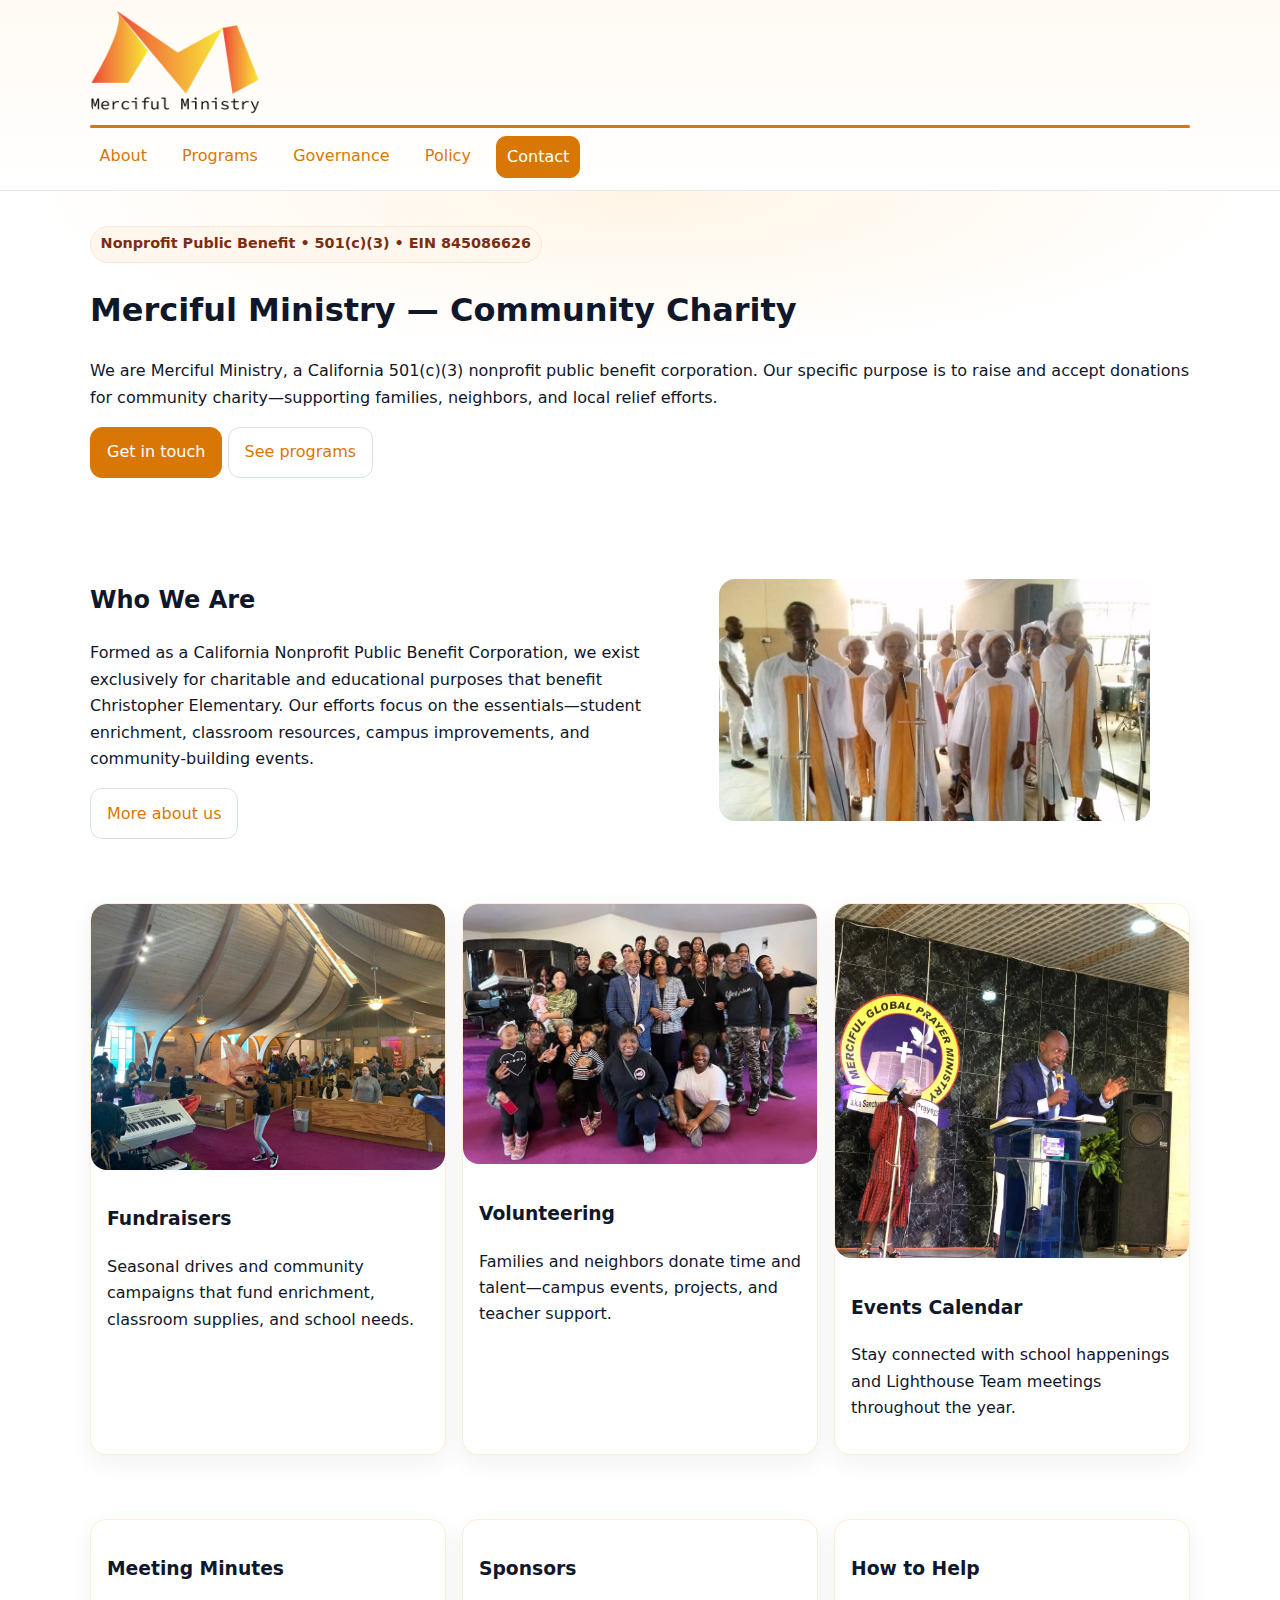
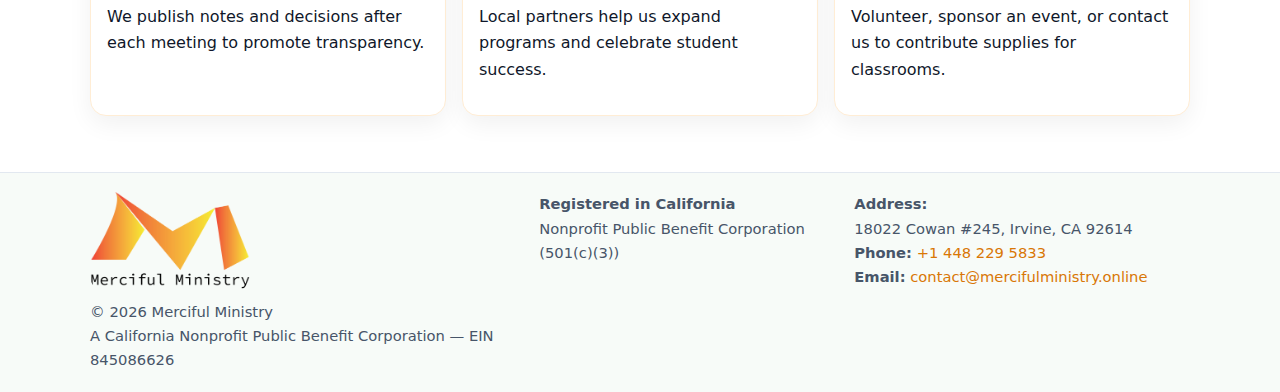
<file: index.html>
<!doctype html><html lang="en"><head>
<meta charset="utf-8"/><meta name="viewport" content="width=device-width,initial-scale=1"/>
<title>Home — Merciful Ministry Merciful Ministry</title>
<link rel="stylesheet" href="assets/styles.css"/><link rel="icon" href="images/logo.png">
<meta name="description" content="Merciful Ministry — a California Nonprofit Public Benefit Corporation (501(c)(3)). EIN 845086626.">
</head><body><header class="header">
  <div class="container nav">
    <a class="brand" href="index.html"><img src="images/logo.png" alt="Merciful Ministry logo"></a>
    <button class="menu-toggle" aria-label="Toggle navigation" aria-expanded="false">☰</button>
    <nav class="links" aria-label="Main">
      <a href="about.html">About</a>
      <a href="programs.html">Programs</a>
      <a href="governance.html">Governance</a>
	  <a href="policy.html">Policy</a>
      <a href="contact.html" class="btn btn-primary">Contact</a>
    </nav>
  </div>
</header>

<main>
  <section class="hero"><div class="container inner">
    <span class="badge">Nonprofit Public Benefit • 501(c)(3) • EIN 845086626</span>
    <h1>Merciful Ministry — Community Charity</h1>
    <p>We are Merciful Ministry, a California 501(c)(3) nonprofit public benefit corporation. Our specific purpose is to raise and accept donations for community charity—supporting families, neighbors, and local relief efforts.</p>
    <p><a class="btn btn-primary" href="contact.html">Get in touch</a> <a class="btn" href="programs.html">See programs</a></p>
  </div></section>

  <section class="section container split">
    <div>
      <h2>Who We Are</h2>
      <p>Formed as a California Nonprofit Public Benefit Corporation, we exist exclusively for charitable and educational purposes that benefit Christopher Elementary. Our efforts focus on the essentials—student enrichment, classroom resources, campus improvements, and community‑building events.</p>
      <a href="about.html" class="btn">More about us</a>
    </div>
    <figure><img src="images/hero.jpg" alt="Students, families, and staff"></figure>
  </section>

  <section class="section container grid-3">
    <article class="card"><img src="images/fundraisers.jpg" alt="Fundraisers"><div class="card-body">
      <h3>Fundraisers</h3><p>Seasonal drives and community campaigns that fund enrichment, classroom supplies, and school needs.</p></div></article>
    <article class="card"><img src="images/volunteer.jpg" alt="Volunteering"><div class="card-body">
      <h3>Volunteering</h3><p>Families and neighbors donate time and talent—campus events, projects, and teacher support.</p></div></article>
    <article class="card"><img src="images/calendar.jpg" alt="Events calendar"><div class="card-body">
      <h3>Events Calendar</h3><p>Stay connected with school happenings and Lighthouse Team meetings throughout the year.</p></div></article>
  </section>

  <section class="section container grid-3">
    <div class="card"><div class="card-body"><h3>Meeting Minutes</h3><p>We publish notes and decisions after each meeting to promote transparency.</p></div></div>
    <div class="card"><div class="card-body"><h3>Sponsors</h3><p>Local partners help us expand programs and celebrate student success.</p></div></div>
    <div class="card"><div class="card-body"><h3>How to Help</h3><p>Volunteer, sponsor an event, or contact us to contribute supplies for classrooms.</p></div></div>
  </section>
</main>

<footer class="footer">
  <div class="container grid">
    <div>
      <img src="images/logo.png" alt="" style="width:160px;height:auto;margin-bottom:.5rem;">
      <div class="small">© <span id="year"></span> Merciful Ministry</div>
      <div class="small">A California Nonprofit Public Benefit Corporation — EIN 845086626</div>
    </div>
    <div>
      <div class="small"><strong>Registered in California</strong><br>Nonprofit Public Benefit Corporation (501(c)(3))</div>
    </div>
    <div>
      <div class="small">
        <strong>Address:</strong><br>18022 Cowan #245, Irvine, CA 92614<br>
        <strong>Phone:</strong> <a href="tel:+1 448 229 5833">+1 448 229 5833</a><br>
		<strong>Email:</strong> <a href="mailto:contact@mercifulministry.online">contact@mercifulministry.online</a><br>
      </div>
    </div>
  </div>
</footer>

<script>
  const b=document.querySelector('.menu-toggle'),l=document.querySelector('.links');
  if(b&&l){b.addEventListener('click',()=>{const o=l.style.display==='flex';l.style.display=o?'none':'flex';b.setAttribute('aria-expanded',o?'false':'true');});}
  const y=document.getElementById('year'); if(y) y.textContent=new Date().getFullYear();
</script>
</body></html>
</file>
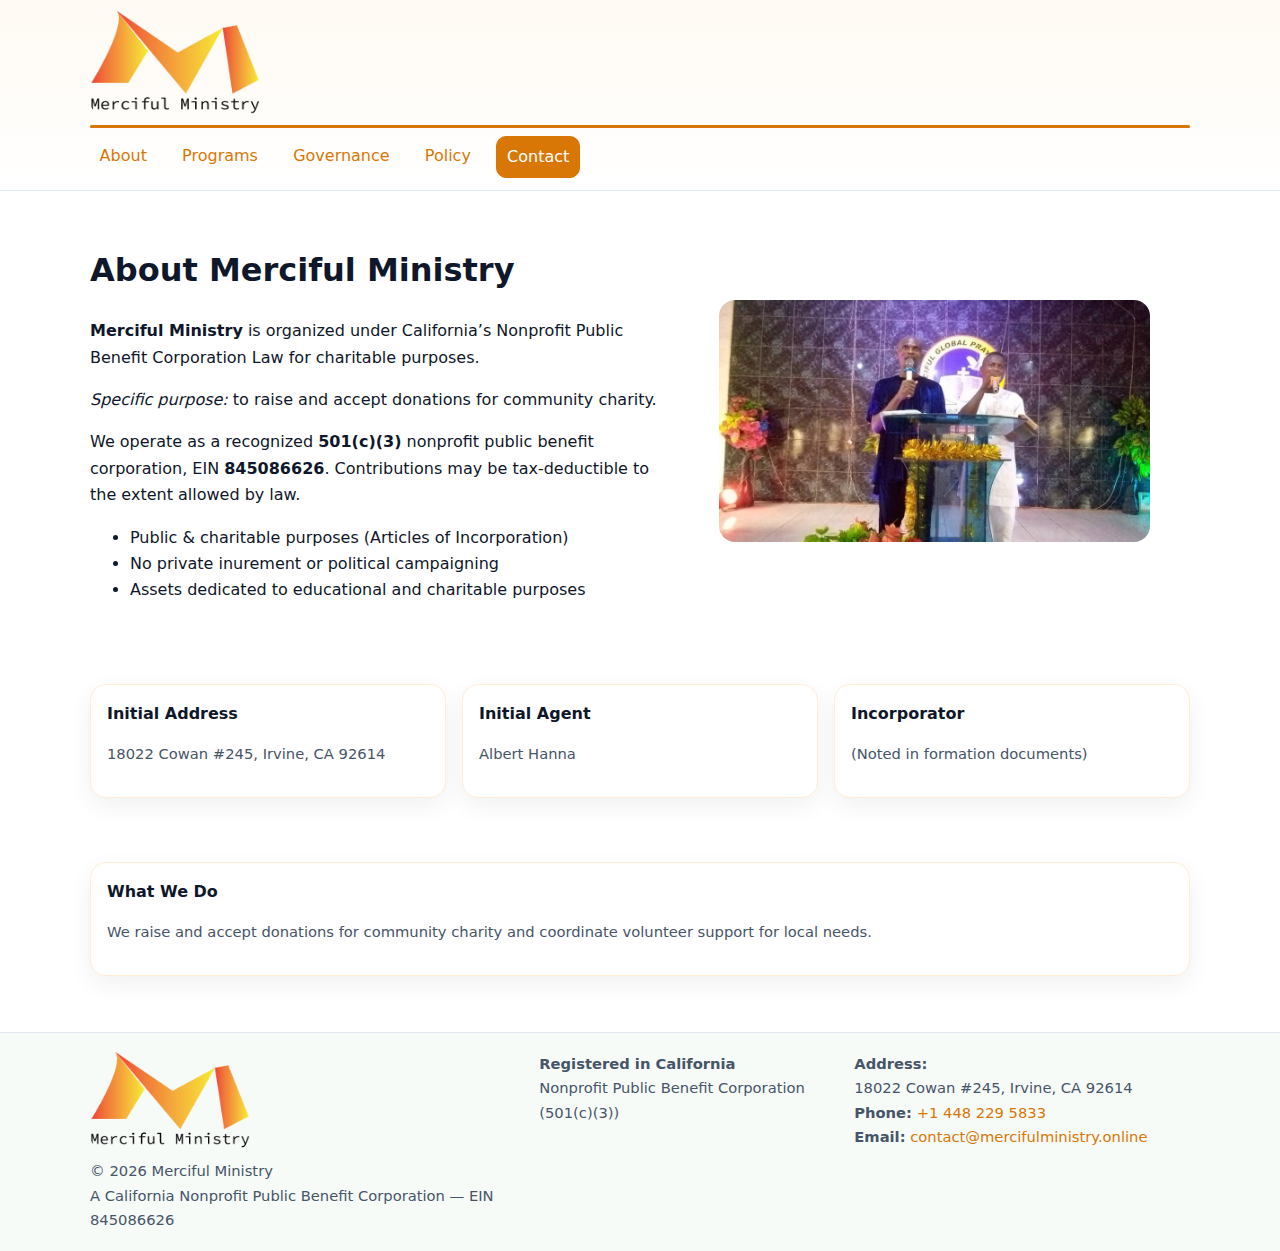
<file: about.html>
<!doctype html><html lang="en"><head>
<meta charset="utf-8"/><meta name="viewport" content="width=device-width,initial-scale=1"/>
<title>About — Merciful Ministry Merciful Ministry</title>
<link rel="stylesheet" href="assets/styles.css"/><link rel="icon" href="images/logo.png">
</head><body><header class="header">
  <div class="container nav">
    <a class="brand" href="index.html"><img src="images/logo.png" alt="Merciful Ministry logo"></a>
    <button class="menu-toggle" aria-label="Toggle navigation" aria-expanded="false">☰</button>
    <nav class="links" aria-label="Main">
      <a href="about.html" class="active">About</a>
      <a href="programs.html">Programs</a>
      <a href="governance.html">Governance</a>
	  <a href="policy.html">Policy</a>
      <a href="contact.html" class="btn btn-primary">Contact</a>
    </nav>
  </div>
</header>

<main class="section container split">
  <div>
    <h1>About Merciful Ministry</h1>
    <p><strong>Merciful Ministry</strong> is organized under California’s Nonprofit Public Benefit Corporation Law for charitable purposes.</p>
    <p><em>Specific purpose:</em> to raise and accept donations for community charity.</p>
    <p>We operate as a recognized <strong>501(c)(3)</strong> nonprofit public benefit corporation, EIN <strong>845086626</strong>. Contributions may be tax‑deductible to the extent allowed by law.</p>
    <ul class="checklist">
      <li>Public & charitable purposes (Articles of Incorporation)</li>
      <li>No private inurement or political campaigning</li>
      <li>Assets dedicated to educational and charitable purposes</li>
    </ul>
  </div>
  <figure><img src="images/about.jpg" alt="Parents and staff working together"></figure>
</main>

<section class="section container grid-3">
  <div class="card"><div class="card-body">
    <strong>Initial Address</strong>
    <p class="small">18022 Cowan #245, Irvine, CA 92614</p>
  </div></div>
  <div class="card"><div class="card-body">
    <strong>Initial Agent</strong>
    <p class="small">Albert Hanna</p>
  </div></div>
  <div class="card"><div class="card-body">
    <strong>Incorporator</strong>
    <p class="small">(Noted in formation documents)</p>
  </div></div>
</section>

<section class="section container">
  <div class="card"><div class="card-body">
    <strong>What We Do</strong>
    <p class="small">We raise and accept donations for community charity and coordinate volunteer support for local needs.</p>
  </div></div>
</section>

<footer class="footer">
  <div class="container grid">
    <div>
      <img src="images/logo.png" alt="" style="width:160px;height:auto;margin-bottom:.5rem;">
      <div class="small">© <span id="year"></span> Merciful Ministry</div>
      <div class="small">A California Nonprofit Public Benefit Corporation — EIN 845086626</div>
    </div>
    <div>
      <div class="small"><strong>Registered in California</strong><br>Nonprofit Public Benefit Corporation (501(c)(3))</div>
    </div>
    <div>
      <div class="small">
        <strong>Address:</strong><br>18022 Cowan #245, Irvine, CA 92614<br>
        <strong>Phone:</strong> <a href="tel:+1 448 229 5833">+1 448 229 5833</a><br>
		<strong>Email:</strong> <a href="mailto:contact@mercifulministry.online">contact@mercifulministry.online</a><br>
      </div>
    </div>
  </div>
</footer>

<script>
  const b=document.querySelector('.menu-toggle'),l=document.querySelector('.links');
  if(b&&l){b.addEventListener('click',()=>{const o=l.style.display==='flex';l.style.display=o?'none':'flex';b.setAttribute('aria-expanded',o?'false':'true');});}
  const y=document.getElementById('year'); if(y) y.textContent=new Date().getFullYear();
</script>
</body></html>
</file>
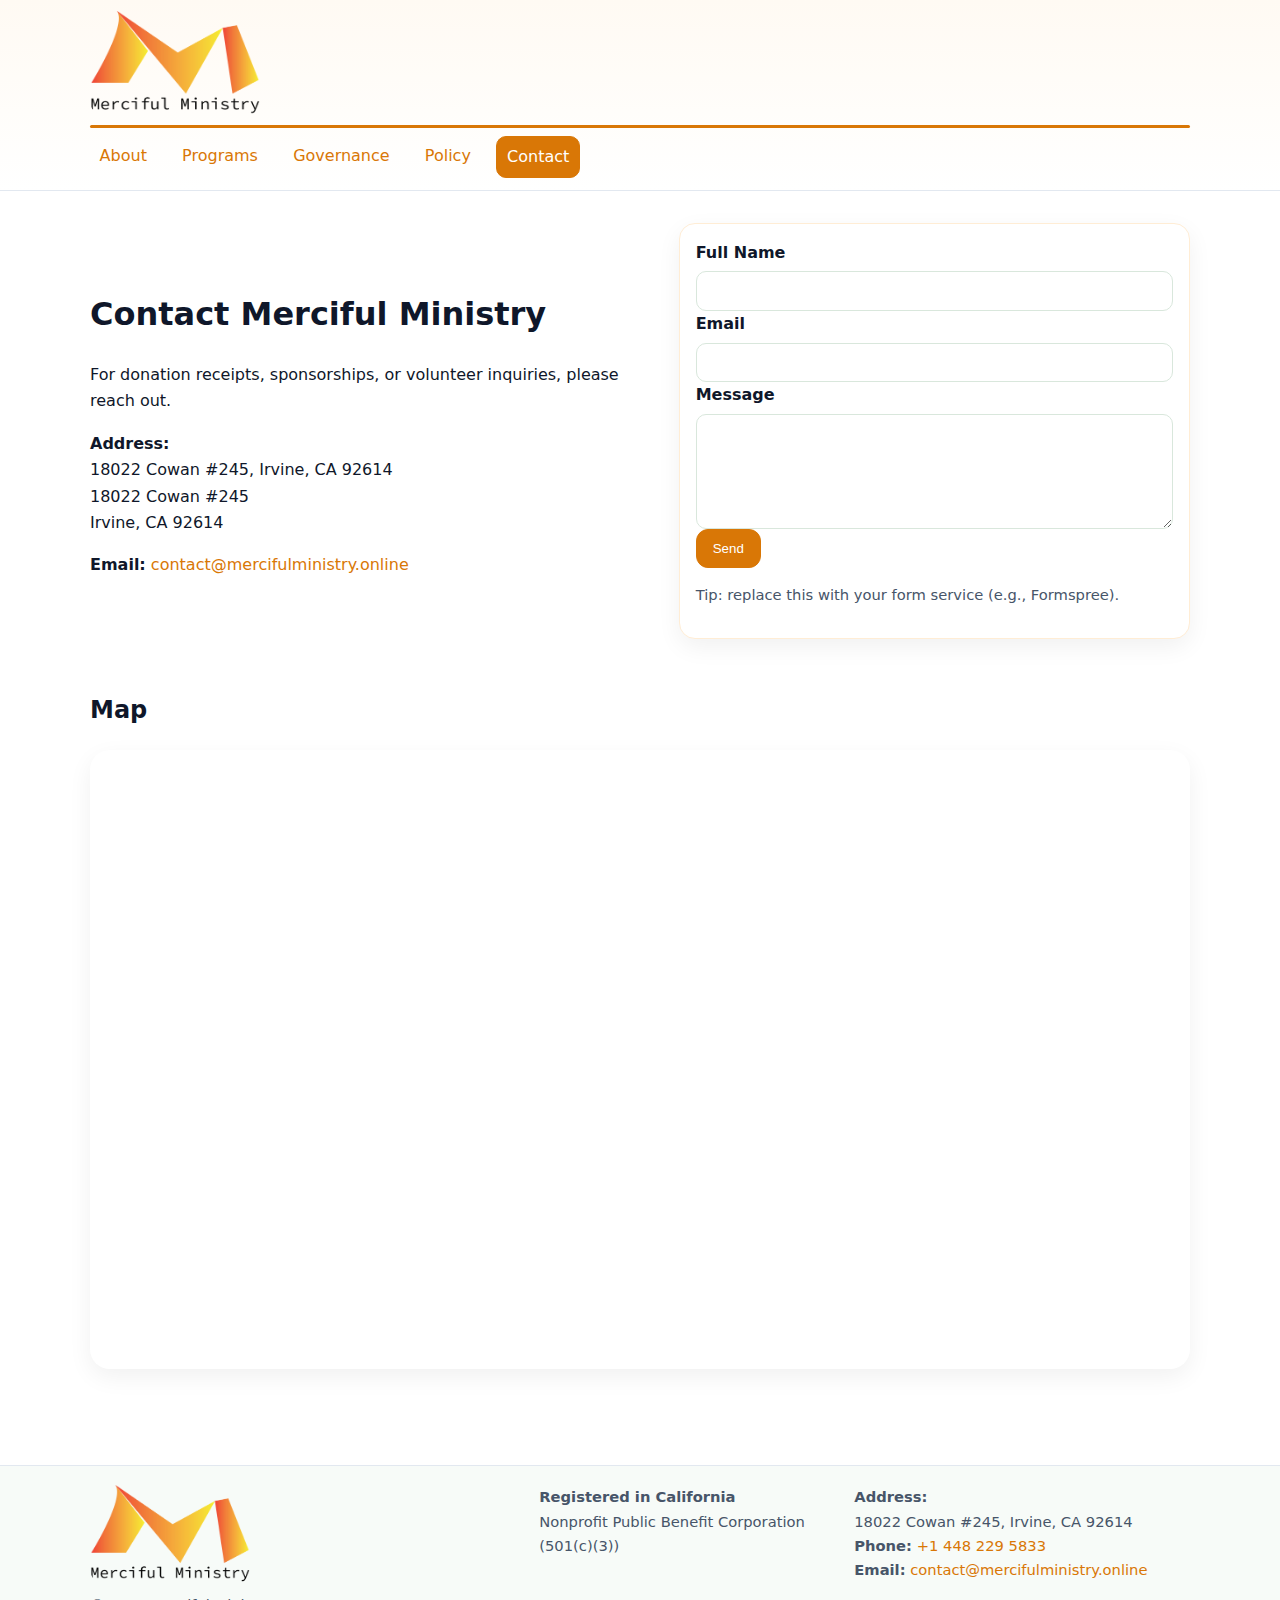
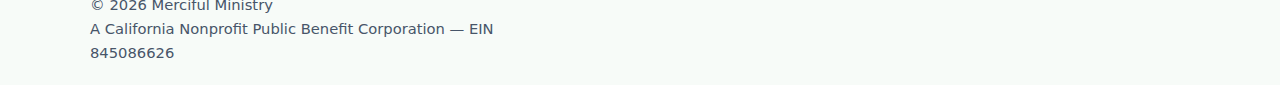
<file: contact.html>
<!doctype html><html lang="en"><head>
<meta charset="utf-8"/><meta name="viewport" content="width=device-width,initial-scale=1"/>
<title>Contact — Merciful Ministry Merciful Ministry</title>
<link rel="stylesheet" href="assets/styles.css"/><link rel="icon" href="images/logo.png">
</head><body><header class="header">
  <div class="container nav">
    <a class="brand" href="index.html"><img src="images/logo.png" alt="Merciful Ministry logo"></a>
    <button class="menu-toggle" aria-label="Toggle navigation" aria-expanded="false">☰</button>
    <nav class="links" aria-label="Main">
      <a href="about.html">About</a>
      <a href="programs.html">Programs</a>
      <a href="governance.html">Governance</a>
	  <a href="policy.html">Policy</a>
      <a href="contact.html" class="btn btn-primary">Contact</a>
    </nav>
  </div>
</header>

<main class="section container">
  <div class="split">
    <div>
      <h1>Contact Merciful Ministry</h1>
      <p>For donation receipts, sponsorships, or volunteer inquiries, please reach out.</p>
      <p><strong>Address:</strong><br>18022 Cowan #245, Irvine, CA 92614<br>18022 Cowan #245<br>Irvine, CA 92614</p>
      <p><strong>Email:</strong> <a href="mailto:contact@mercifulministry.online">contact@mercifulministry.online</a></p>
    </div>
    <form class="form card" onsubmit="event.preventDefault(); alert('Form endpoint not configured. Replace with your service.');">
      <div class="card-body">
        <label><span>Full Name</span><input type="text" name="name" required></label>
        <label><span>Email</span><input type="email" name="email" required></label>
        <label><span>Message</span><textarea name="message" rows="6" required></textarea></label>
        <button class="btn btn-primary" type="submit">Send</button>
        <p class="small">Tip: replace this with your form service (e.g., Formspree).</p>
      </div>
    </form>
  </div>

  <section class="section">
    <h2>Map</h2>
    <div class="map-embed">
      <iframe title="Merciful Ministry — Map" loading="lazy" referrerpolicy="no-referrer-when-downgrade"
        src="https://www.google.com/maps?q=18022%20Cowan%20%23245%2C%20Irvine%2C%20CA%2092614&output=embed"></iframe>
    </div>
  </section>
</main>

<footer class="footer">
  <div class="container grid">
    <div>
      <img src="images/logo.png" alt="" style="width:160px;height:auto;margin-bottom:.5rem;">
      <div class="small">© <span id="year"></span> Merciful Ministry</div>
      <div class="small">A California Nonprofit Public Benefit Corporation — EIN 845086626</div>
    </div>
    <div>
      <div class="small"><strong>Registered in California</strong><br>Nonprofit Public Benefit Corporation (501(c)(3))</div>
    </div>
    <div>
      <div class="small">
        <strong>Address:</strong><br>18022 Cowan #245, Irvine, CA 92614<br>
        <strong>Phone:</strong> <a href="tel:+1 448 229 5833">+1 448 229 5833</a><br>
		<strong>Email:</strong> <a href="mailto:contact@mercifulministry.online">contact@mercifulministry.online</a><br>
      </div>
    </div>
  </div>
</footer>

<script>
  const b=document.querySelector('.menu-toggle'),l=document.querySelector('.links');
  if(b&&l){b.addEventListener('click',()=>{const o=l.style.display==='flex';l.style.display=o?'none':'flex';b.setAttribute('aria-expanded',o?'false':'true');});}
  const y=document.getElementById('year'); if(y) y.textContent=new Date().getFullYear();
</script>
</body></html>
</file>
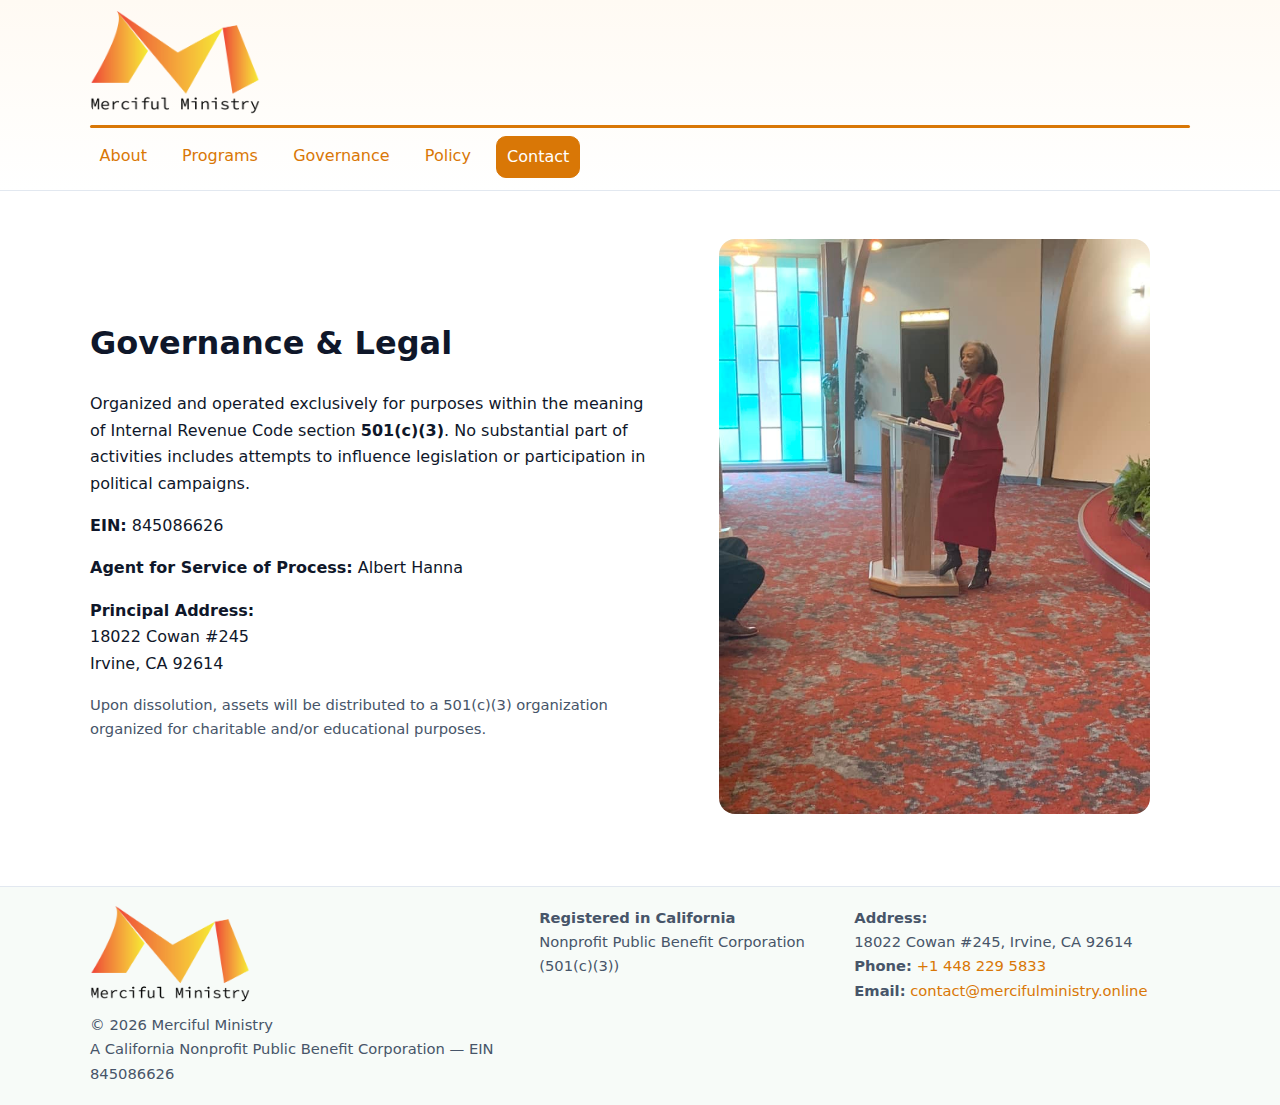
<file: governance.html>
<!doctype html><html lang="en"><head>
<meta charset="utf-8"/><meta name="viewport" content="width=device-width,initial-scale=1"/>
<title>Governance — Merciful Ministry Merciful Ministry</title>
<link rel="stylesheet" href="assets/styles.css"/><link rel="icon" href="images/logo.png">
</head><body><header class="header">
  <div class="container nav">
    <a class="brand" href="index.html"><img src="images/logo.png" alt="Merciful Ministry logo"></a>
    <button class="menu-toggle" aria-label="Toggle navigation" aria-expanded="false">☰</button>
    <nav class="links" aria-label="Main">
      <a href="about.html">About</a>
      <a href="programs.html">Programs</a>
      <a href="governance.html" class="active">Governance</a>
	  <a href="policy.html">Policy</a>
      <a href="contact.html" class="btn btn-primary">Contact</a>
    </nav>
  </div>
</header>

<main class="section container split">
  <div>
    <h1>Governance & Legal</h1>
    <p>Organized and operated exclusively for purposes within the meaning of Internal Revenue Code section <strong>501(c)(3)</strong>. No substantial part of activities includes attempts to influence legislation or participation in political campaigns.</p>
    <p><strong>EIN:</strong> 845086626</p>
    <p><strong>Agent for Service of Process:</strong> Albert Hanna</p>
    <p><strong>Principal Address:</strong><br>18022 Cowan #245<br>Irvine, CA 92614</p>
    <p class="small">Upon dissolution, assets will be distributed to a 501(c)(3) organization organized for charitable and/or educational purposes.</p>
  </div>
  <figure><img src="images/sponsors.jpg" alt="Documents and compliance"></figure>
</main>

<footer class="footer">
  <div class="container grid">
    <div>
      <img src="images/logo.png" alt="" style="width:160px;height:auto;margin-bottom:.5rem;">
      <div class="small">© <span id="year"></span> Merciful Ministry</div>
      <div class="small">A California Nonprofit Public Benefit Corporation — EIN 845086626</div>
    </div>
    <div>
      <div class="small"><strong>Registered in California</strong><br>Nonprofit Public Benefit Corporation (501(c)(3))</div>
    </div>
    <div>
      <div class="small">
        <strong>Address:</strong><br>18022 Cowan #245, Irvine, CA 92614<br>
        <strong>Phone:</strong> <a href="tel:+1 448 229 5833">+1 448 229 5833</a><br>
		<strong>Email:</strong> <a href="mailto:contact@mercifulministry.online">contact@mercifulministry.online</a><br>
      </div>
    </div>
  </div>
</footer>

<script>
  const b=document.querySelector('.menu-toggle'),l=document.querySelector('.links');
  if(b&&l){b.addEventListener('click',()=>{const o=l.style.display==='flex';l.style.display=o?'none':'flex';b.setAttribute('aria-expanded',o?'false':'true');});}
  const y=document.getElementById('year'); if(y) y.textContent=new Date().getFullYear();
</script>
</body></html>
</file>
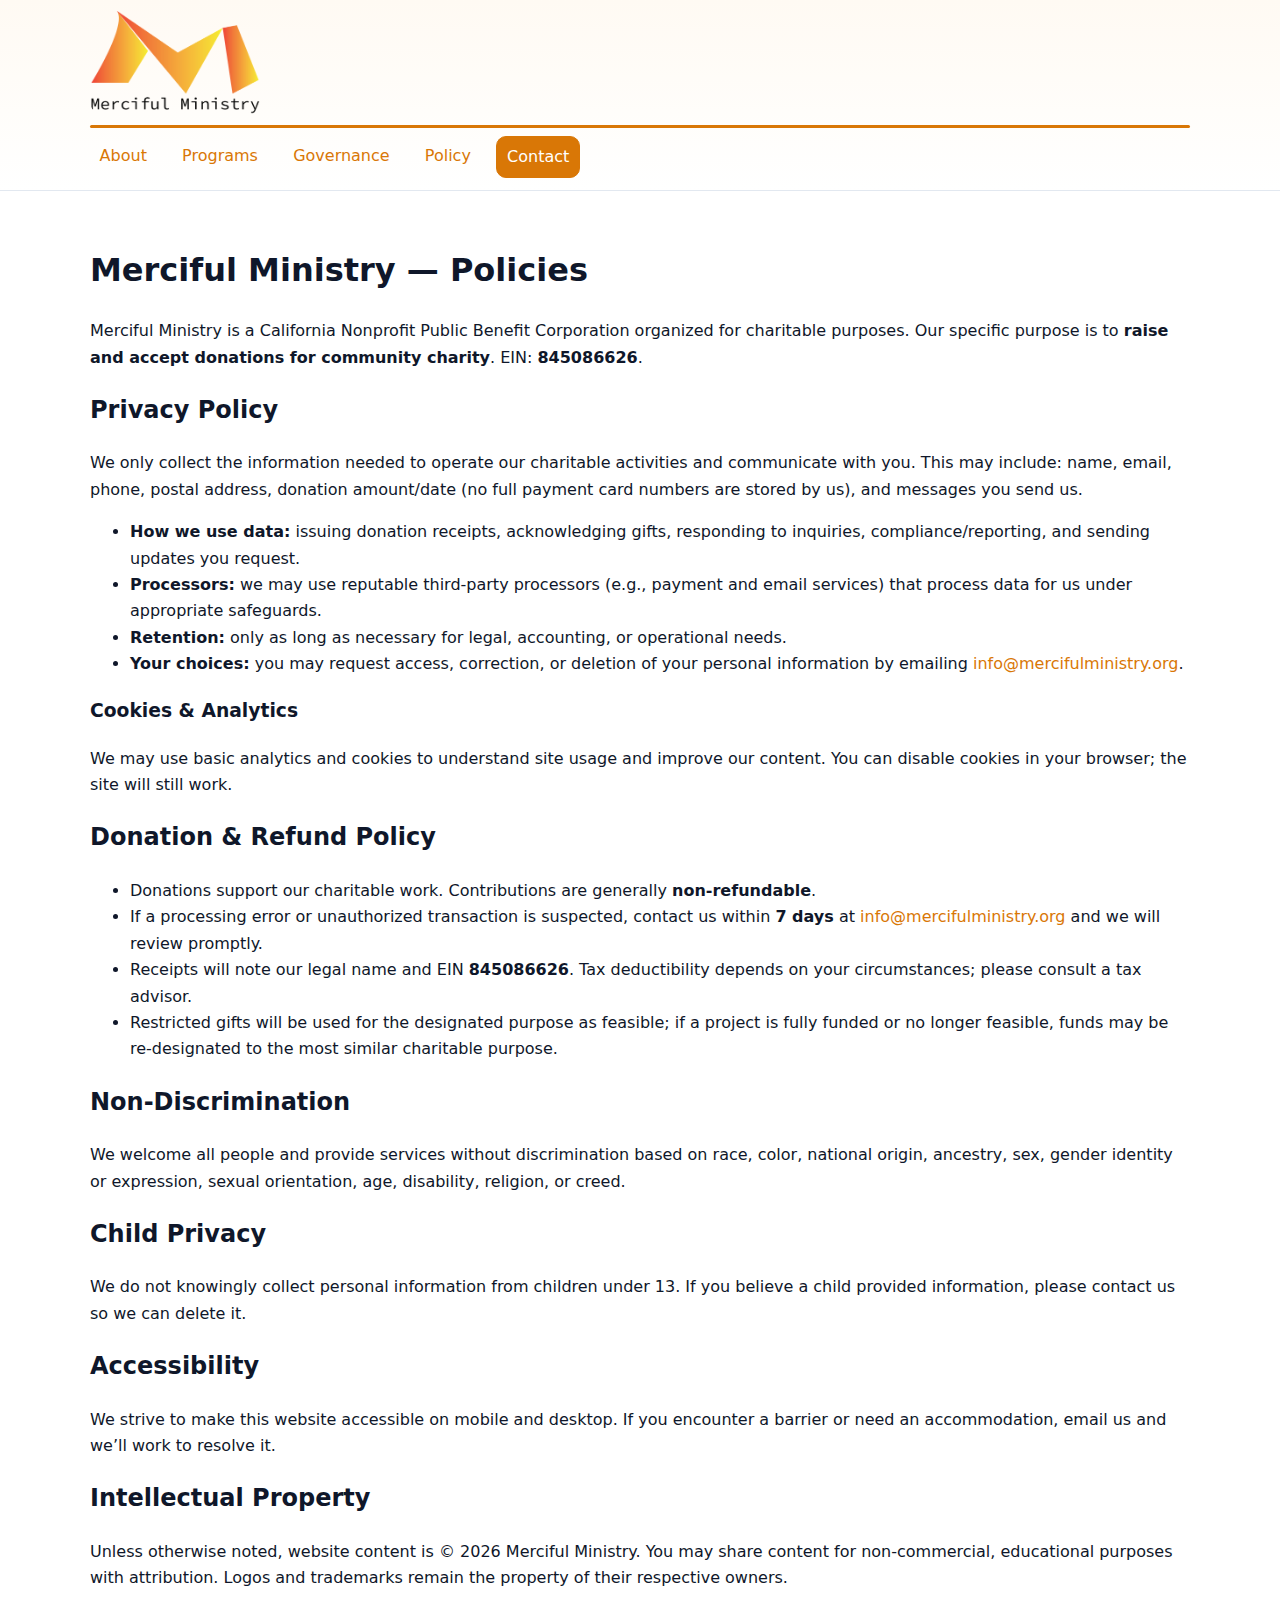
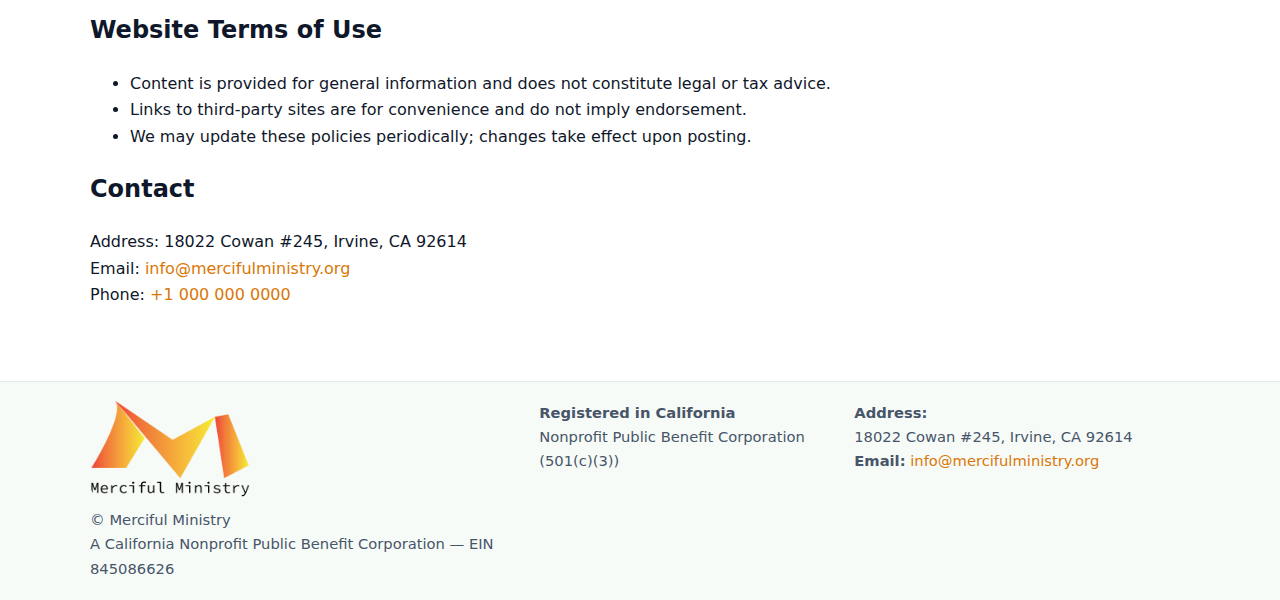
<file: policy.html>
<!doctype html>
<html lang="en">
<head>
  <meta charset="utf-8"/>
  <meta name="viewport" content="width=device-width,initial-scale=1"/>
  <title>Policy — Merciful Ministry</title>
  <link rel="stylesheet" href="assets/styles.css"/>
  <link rel="icon" href="images/logo.png">
  <meta name="description" content="Merciful Ministry — Policies & Terms. EIN 845086626. We raise and accept donations for community charity.">
</head>
<body>
<header class="header">
  <div class="container nav">
    <a class="brand" href="index.html" aria-label="Home">
      <img src="images/logo.png" alt="Merciful Ministry logo">
    </a>
    <button class="menu-toggle" aria-label="Toggle navigation" aria-expanded="false">☰</button>
    <nav class="links" aria-label="Main">
      <a href="about.html">About</a>
      <a href="programs.html">Programs</a>
      <a href="governance.html">Governance</a>
      <a href="policy.html" class="active">Policy</a>
      <a href="contact.html" class="btn btn-primary">Contact</a>
    </nav>
  </div>
</header>

<main class="section container">
  <h1>Merciful Ministry — Policies</h1>
  <p>Merciful Ministry is a California Nonprofit Public Benefit Corporation organized for charitable purposes. Our specific purpose is to <strong>raise and accept donations for community charity</strong>. EIN: <strong>845086626</strong>.</p>

  <h2>Privacy Policy</h2>
  <p>We only collect the information needed to operate our charitable activities and communicate with you. This may include: name, email, phone, postal address, donation amount/date (no full payment card numbers are stored by us), and messages you send us.</p>
  <ul>
    <li><strong>How we use data:</strong> issuing donation receipts, acknowledging gifts, responding to inquiries, compliance/reporting, and sending updates you request.</li>
    <li><strong>Processors:</strong> we may use reputable third-party processors (e.g., payment and email services) that process data for us under appropriate safeguards.</li>
    <li><strong>Retention:</strong> only as long as necessary for legal, accounting, or operational needs.</li>
    <li><strong>Your choices:</strong> you may request access, correction, or deletion of your personal information by emailing <a href="mailto:info@mercifulministry.org">info@mercifulministry.org</a>.</li>
  </ul>

  <h3>Cookies & Analytics</h3>
  <p>We may use basic analytics and cookies to understand site usage and improve our content. You can disable cookies in your browser; the site will still work.</p>

  <h2>Donation & Refund Policy</h2>
  <ul>
    <li>Donations support our charitable work. Contributions are generally <strong>non-refundable</strong>.</li>
    <li>If a processing error or unauthorized transaction is suspected, contact us within <strong>7 days</strong> at <a href="mailto:info@mercifulministry.org">info@mercifulministry.org</a> and we will review promptly.</li>
    <li>Receipts will note our legal name and EIN <strong>845086626</strong>. Tax deductibility depends on your circumstances; please consult a tax advisor.</li>
    <li>Restricted gifts will be used for the designated purpose as feasible; if a project is fully funded or no longer feasible, funds may be re-designated to the most similar charitable purpose.</li>
  </ul>

  <h2>Non-Discrimination</h2>
  <p>We welcome all people and provide services without discrimination based on race, color, national origin, ancestry, sex, gender identity or expression, sexual orientation, age, disability, religion, or creed.</p>

  <h2>Child Privacy</h2>
  <p>We do not knowingly collect personal information from children under 13. If you believe a child provided information, please contact us so we can delete it.</p>

  <h2>Accessibility</h2>
  <p>We strive to make this website accessible on mobile and desktop. If you encounter a barrier or need an accommodation, email us and we’ll work to resolve it.</p>

  <h2>Intellectual Property</h2>
  <p>Unless otherwise noted, website content is © <span id="year"></span> Merciful Ministry. You may share content for non-commercial, educational purposes with attribution. Logos and trademarks remain the property of their respective owners.</p>

  <h2>Website Terms of Use</h2>
  <ul>
    <li>Content is provided for general information and does not constitute legal or tax advice.</li>
    <li>Links to third-party sites are for convenience and do not imply endorsement.</li>
    <li>We may update these policies periodically; changes take effect upon posting.</li>
  </ul>

  <h2>Contact</h2>
  <p>
    Address: 18022 Cowan #245, Irvine, CA 92614<br>
    Email: <a href="mailto:info@mercifulministry.org">info@mercifulministry.org</a><br>
    Phone: <a href="tel:+10000000000">+1 000 000 0000</a>
  </p>
</main>

<footer class="footer">
  <div class="container grid">
    <div>
      <img src="images/logo.png" alt="" style="width:160px;height:auto;margin-bottom:.5rem;">
      <div class="small">© <span id="year"></span> Merciful Ministry</div>
      <div class="small">A California Nonprofit Public Benefit Corporation — EIN 845086626</div>
    </div>
    <div>
      <div class="small"><strong>Registered in California</strong><br>Nonprofit Public Benefit Corporation (501(c)(3))</div>
    </div>
    <div>
      <div class="small">
        <strong>Address:</strong><br>18022 Cowan #245, Irvine, CA 92614<br>
        <strong>Email:</strong> <a href="mailto:info@mercifulministry.org">info@mercifulministry.org</a><br>
      </div>
    </div>
  </div>
</footer>

<script>
  // Mobile menu
  const b=document.querySelector('.menu-toggle'), l=document.querySelector('.links');
  if(b&&l){ b.addEventListener('click',()=>{ const open=getComputedStyle(l).display==='flex'; l.style.display=open?'none':'flex'; b.setAttribute('aria-expanded', open?'false':'true'); }); }
  // Year
  const y=document.getElementById('year'); if(y) y.textContent=new Date().getFullYear();
</script>
</body>
</html>
</file>
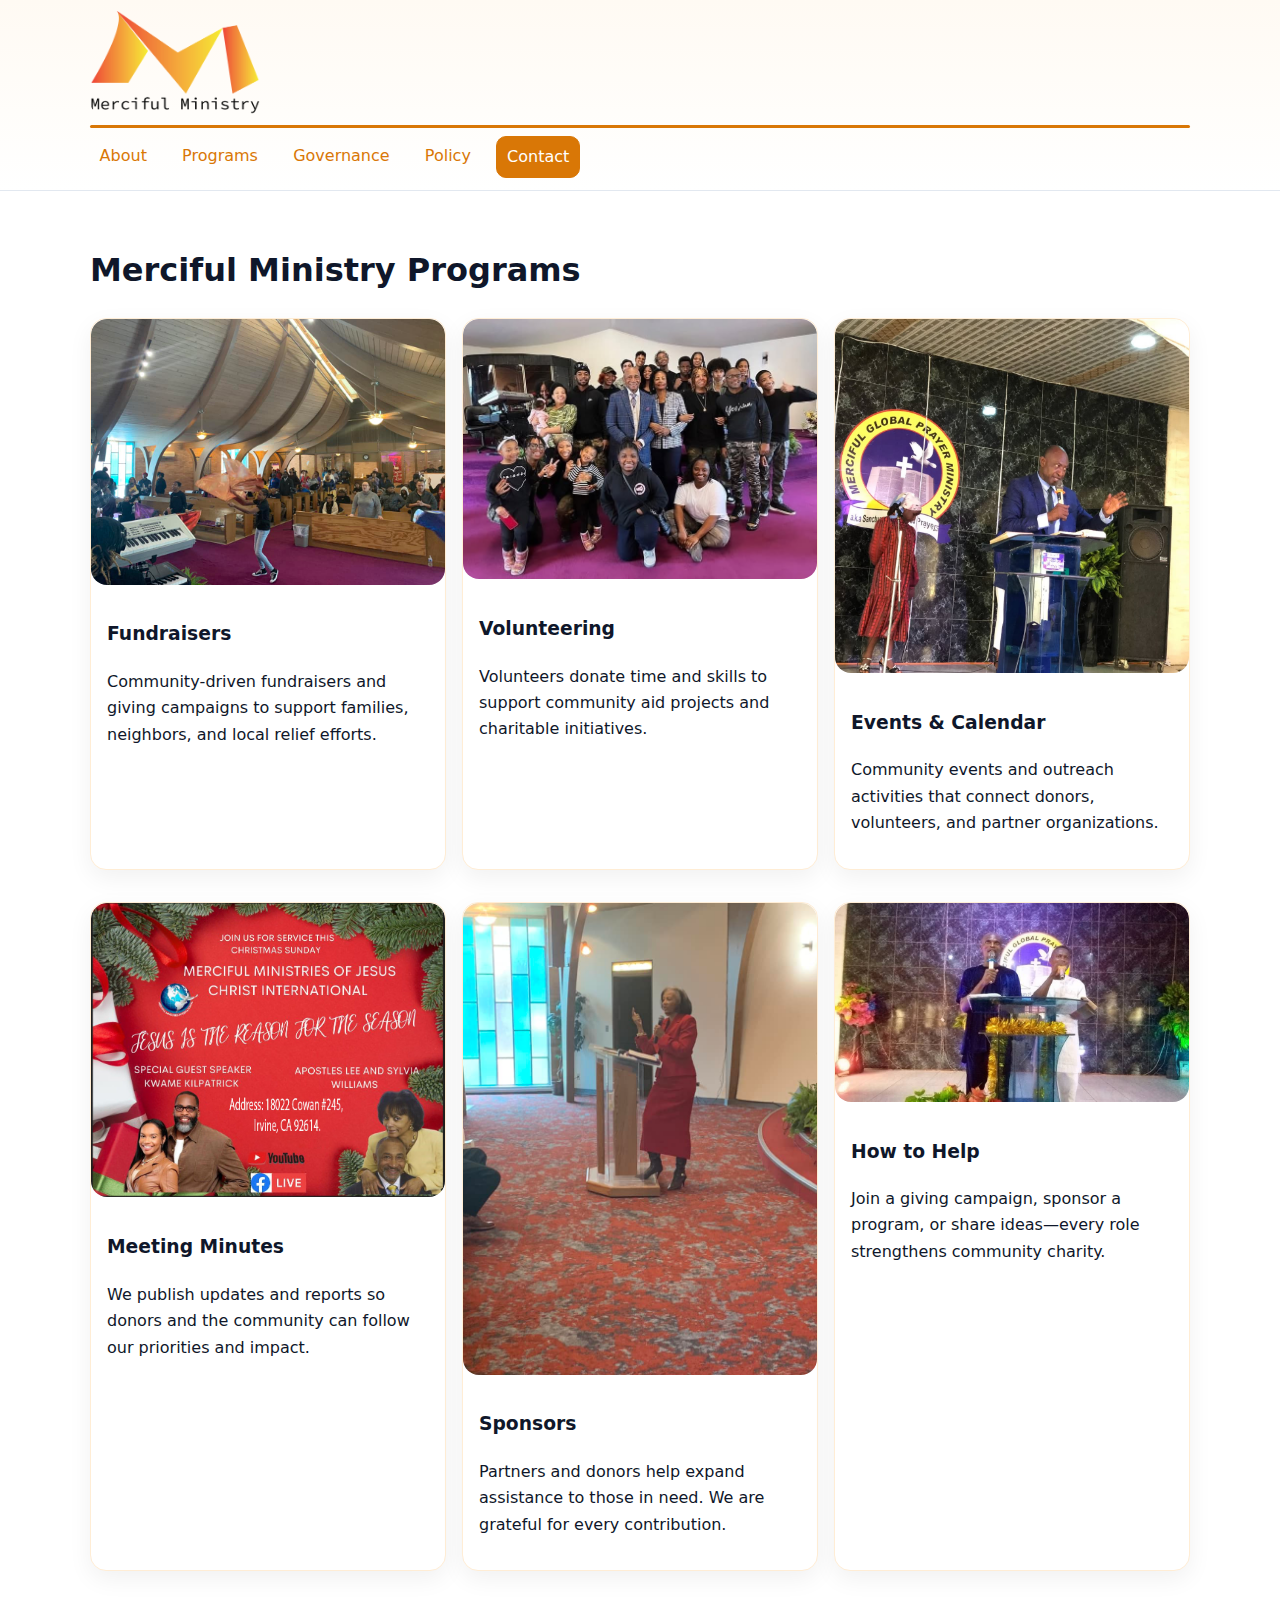
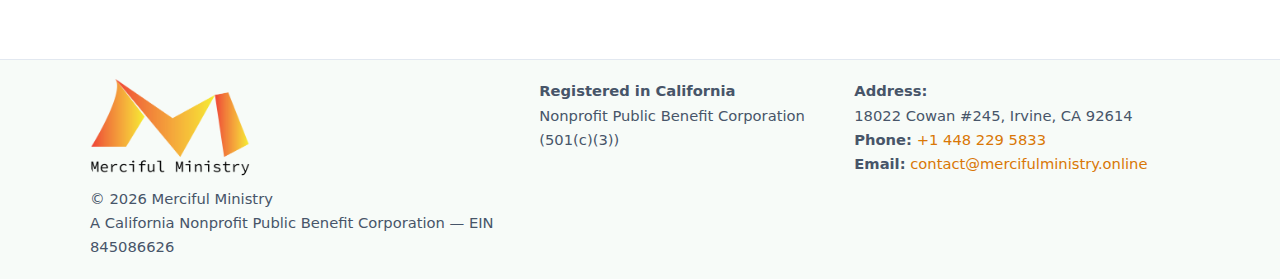
<file: programs.html>
<!doctype html><html lang="en"><head>
<meta charset="utf-8"/><meta name="viewport" content="width=device-width,initial-scale=1"/>
<title>Programs — Merciful Ministry Merciful Ministry</title>
<link rel="stylesheet" href="assets/styles.css"/><link rel="icon" href="images/logo.png">
</head><body><header class="header">
  <div class="container nav">
    <a class="brand" href="index.html"><img src="images/logo.png" alt="Merciful Ministry logo"></a>
    <button class="menu-toggle" aria-label="Toggle navigation" aria-expanded="false">☰</button>
    <nav class="links" aria-label="Main">
      <a href="about.html">About</a>
      <a href="programs.html" class="active">Programs</a>
      <a href="governance.html">Governance</a>
	  <a href="policy.html">Policy</a>
      <a href="contact.html" class="btn btn-primary">Contact</a>
    </nav>
  </div>
</header>

<main class="section container">
  <h1>Merciful Ministry Programs</h1>
  <div class="grid-3">
    <article class="card">
      <img src="images/fundraisers.jpg" alt="Community fundraiser">
      <div class="card-body">
        <h3>Fundraisers</h3>
        <p>Community‑driven fundraisers and giving campaigns to support families, neighbors, and local relief efforts.</p>
      </div>
    </article>
    <article class="card">
      <img src="images/volunteer.jpg" alt="Volunteers at school">
      <div class="card-body">
        <h3>Volunteering</h3>
        <p>Volunteers donate time and skills to support community aid projects and charitable initiatives.</p>
      </div>
    </article>
    <article class="card">
      <img src="images/calendar.jpg" alt="Monthly calendar">
      <div class="card-body">
        <h3>Events & Calendar</h3>
        <p>Community events and outreach activities that connect donors, volunteers, and partner organizations.</p>
      </div>
    </article>
  </div>

  <div class="grid-3 section">
    <article class="card">
      <img src="images/minutes.jpg" alt="Meeting minutes">
      <div class="card-body">
        <h3>Meeting Minutes</h3>
        <p>We publish updates and reports so donors and the community can follow our priorities and impact.</p>
      </div>
    </article>
    <article class="card">
      <img src="images/sponsors.jpg" alt="Sponsors">
      <div class="card-body">
        <h3>Sponsors</h3>
        <p>Partners and donors help expand assistance to those in need. We are grateful for every contribution.</p>
      </div>
    </article>
    <article class="card">
      <img src="images/about.jpg" alt="PTA work">
      <div class="card-body">
        <h3>How to Help</h3>
        <p>Join a giving campaign, sponsor a program, or share ideas—every role strengthens community charity.</p>
      </div>
    </article>
  </div>
</main>

<footer class="footer">
  <div class="container grid">
    <div>
      <img src="images/logo.png" alt="" style="width:160px;height:auto;margin-bottom:.5rem;">
      <div class="small">© <span id="year"></span> Merciful Ministry</div>
      <div class="small">A California Nonprofit Public Benefit Corporation — EIN 845086626</div>
    </div>
    <div>
      <div class="small"><strong>Registered in California</strong><br>Nonprofit Public Benefit Corporation (501(c)(3))</div>
    </div>
    <div>
      <div class="small">
        <strong>Address:</strong><br>18022 Cowan #245, Irvine, CA 92614<br>
        <strong>Phone:</strong> <a href="tel:+1 448 229 5833">+1 448 229 5833</a><br>
		<strong>Email:</strong> <a href="mailto:contact@mercifulministry.online">contact@mercifulministry.online</a><br>
      </div>
    </div>
  </div>
</footer>

<script>
  const b=document.querySelector('.menu-toggle'),l=document.querySelector('.links');
  if(b&&l){b.addEventListener('click',()=>{const o=l.style.display==='flex';l.style.display=o?'none':'flex';b.setAttribute('aria-expanded',o?'false':'true');});}
  const y=document.getElementById('year'); if(y) y.textContent=new Date().getFullYear();
</script>
</body></html>
</file>
<file: assets/styles.css>
:root{ --text:#0f172a; --muted:#475569; --bg:#ffffff; --brand:#b45309; --accent:#d97706; --soft:#fff7ed; --radius:16px; --shadow:0 8px 24px rgba(0,0,0,.06) }
*{box-sizing:border-box}html,body{margin:0;padding:0}
body{font-family:Inter,system-ui,-apple-system,Segoe UI,Roboto,Arial,sans-serif;color:var(--text);background:var(--bg);line-height:1.65}
html,body{height:100%}main{flex:1 0 auto}body{min-height:100svh;display:flex;flex-direction:column}
a{color:var(--accent);text-decoration:none}a:hover{text-decoration:underline}
img{max-width:100%;display:block;border-radius:var(--radius)}
.container{width:min(1100px,92%);margin-inline:auto}
.header{position:sticky;top:0;background:#fff;border-bottom:1px solid #e2e8f0;z-index:20}
.nav{display:flex;align-items:center;justify-content:space-between;gap:.8rem;padding:.7rem 0}
.brand{display:flex;align-items:center;gap:.6rem}.brand img{width:170px;height:auto}
.menu-toggle{font-size:1.25rem;background:transparent;border:0;padding:.4rem .6rem;border-radius:10px}
.links{display:none;flex-direction:column;gap:.5rem}.links a{padding:.45rem .6rem;border-radius:10px}
.btn{display:inline-block;padding:.7rem 1rem;border:1px solid #d1e7d7;border-radius:12px;background:#fff}
.btn:hover{box-shadow:var(--shadow);text-decoration:none}
.btn-primary{background:var(--accent);border-color:var(--accent);color:#fff}
.hero{background:linear-gradient(180deg,#e8f5ec,#fff)}
.hero .inner{padding:2.2rem 0}
.section{padding:2rem 0}
.grid-3{display:grid;grid-template-columns:1fr;gap:1rem}
.card{background:#fff;border:1px solid #e7efe8;border-radius:var(--radius);box-shadow:var(--shadow);overflow:hidden}
.card-body{padding:1rem}
.split{display:grid;grid-template-columns:1fr;gap:1rem;align-items:center}
.footer{border-top:1px solid #e2e8f0;background:#f7fbf8;margin-top:1.5rem}
.footer .grid{display:grid;grid-template-columns:1fr;gap:.8rem;padding:1.2rem 0}
.small{font-size:.92rem;color:var(--muted)}
.form{display:grid;grid-template-columns:1fr;gap:.8rem}
label{display:grid;gap:.35rem;font-weight:600}
input,textarea{width:100%;padding:.7rem .8rem;border:1px solid #d9e7dc;border-radius:10px}
.map-embed{width:100%;max-width:1100px;margin-inline:auto}
.map-embed iframe{width:100%;aspect-ratio:16/9;border:0;border-radius:20px;box-shadow:var(--shadow)}
.badge{display:inline-flex;gap:.45rem;align-items:center;background:#eaf6ee;border:1px solid #d3ead9;color:#0b3b1f;border-radius:999px;padding:.35rem .6rem;font-size:.9rem;font-weight:700}
@media(min-width:760px){.menu-toggle{display:none}.links{display:flex;flex-direction:row;gap:1rem}.grid-3{grid-template-columns:repeat(3,1fr)}.split{grid-template-columns:1.12fr 1fr}.footer .grid{grid-template-columns:1.3fr .9fr 1fr}}


/* --- Theme Overrides --- */

/* THEME C — Amber, split header (brand band + links band) */
.header{ background:linear-gradient(180deg, #fffaf3, #ffffff); }
.nav{ flex-wrap:wrap; gap:.5rem 1rem; }
.nav:before{ content:''; width:100%; height:3px; background: var(--accent); border-radius:999px; order:2; }
.links{ order:3; }
.brand{ order:1; }
.hero{ background: radial-gradient(80% 80% at 50% 0%, #fff5e6, #ffffff 60%); }
.btn-primary{ background: var(--accent); border-color: var(--accent); color:#fff; }
.card{ border-color:#ffedd5; }
.badge{ background:#fff7ed; border-color:#fde7d6; color:#7c2d12; }
</file>
